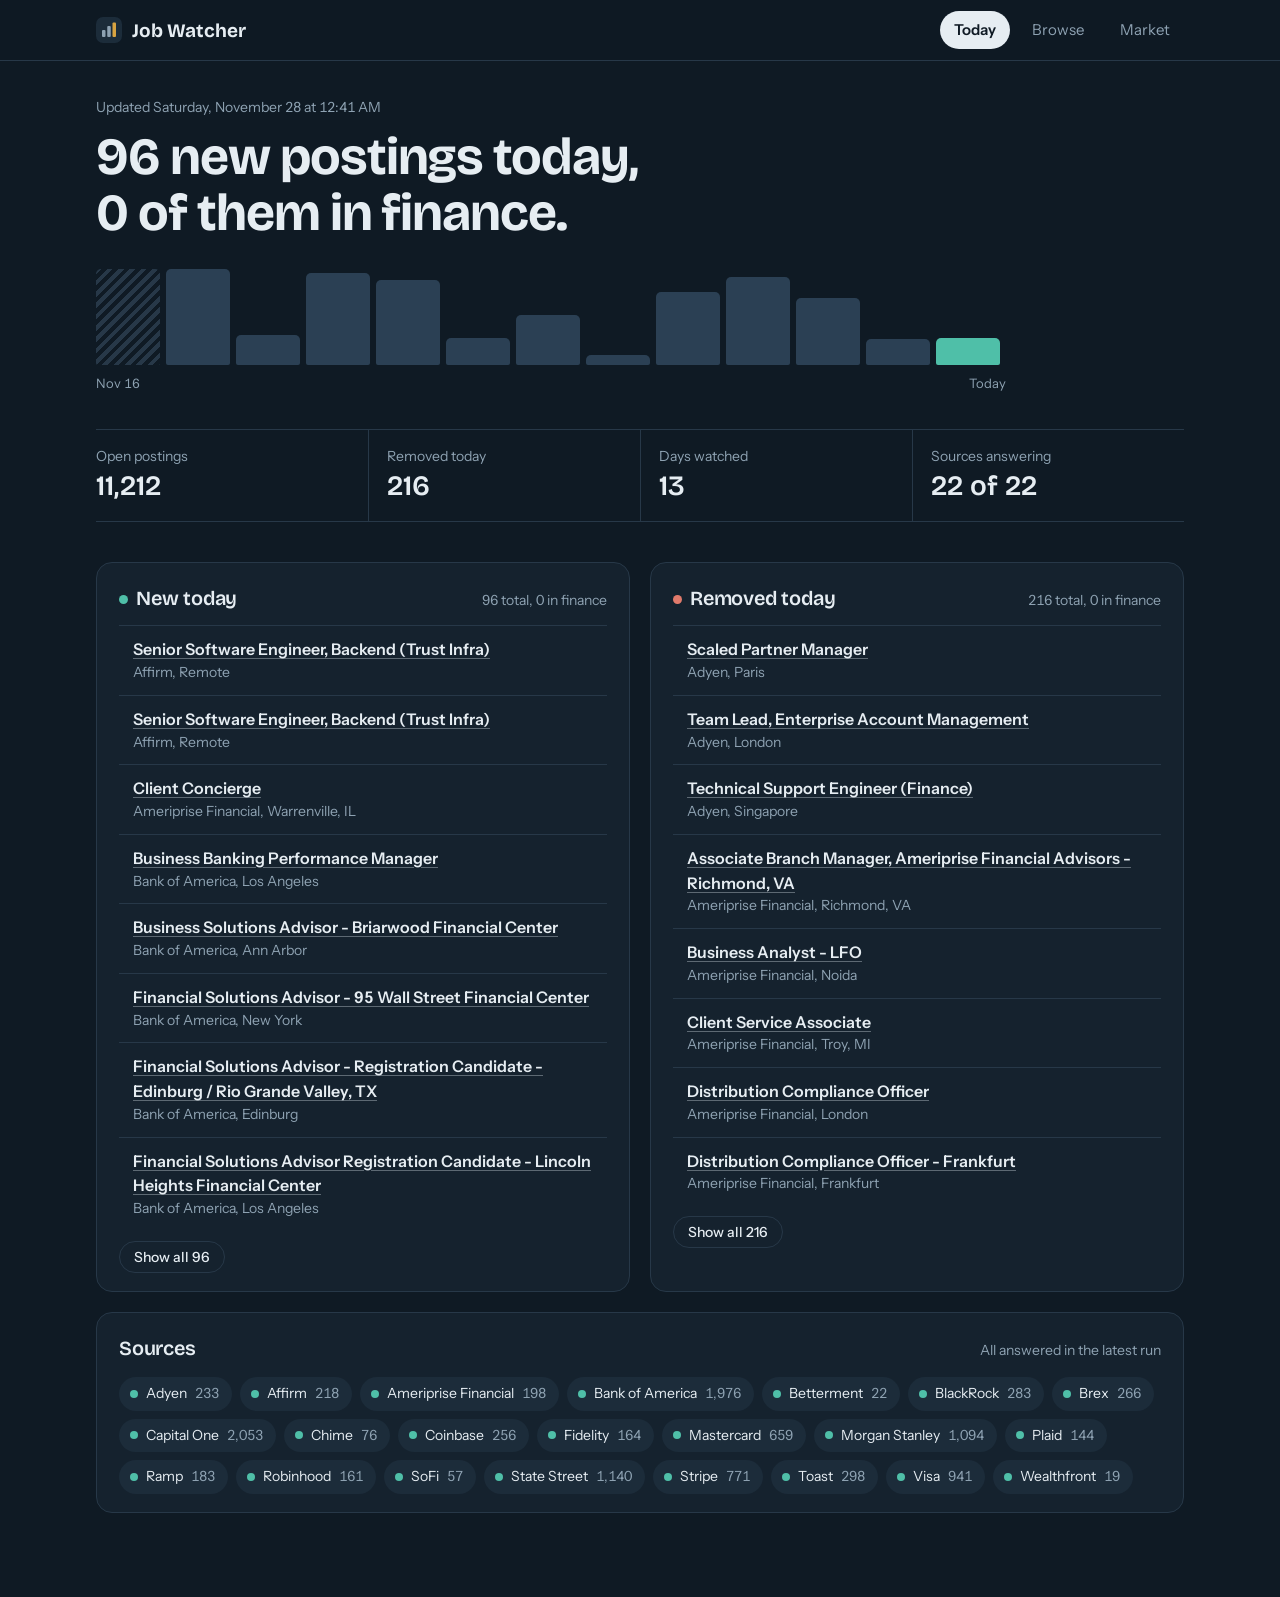
<file: index.html>
<!doctype html>
<html lang="en">
<head>
  <meta charset="utf-8">
  <meta name="viewport" content="width=device-width, initial-scale=1">
  <title>Job Watcher · Today</title>
  <meta name="theme-color" content="#0f1a24">
  <link rel="manifest" href="manifest.webmanifest">
  <link rel="icon" href="icons/icon-192.png">
  <link rel="apple-touch-icon" href="icons/icon-192.png">
  <link rel="preconnect" href="https://fonts.googleapis.com">
  <link rel="preconnect" href="https://fonts.gstatic.com" crossorigin>
  <link href="https://fonts.googleapis.com/css2?family=Bricolage+Grotesque:opsz,wght@12..96,600;12..96,700&family=Instrument+Sans:wght@400;500;600&display=swap" rel="stylesheet">
  <link rel="stylesheet" href="assets/style.css">
  <script src="assets/common.js"></script>
</head>
<body>
<main class="wrap">
  <div id="offline" class="banner">You're offline. This is the data from the last time the page loaded.</div>

  <section class="hero">
    <p class="stamp" id="runtime">Loading the latest run…</p>
    <h1 id="headline">&nbsp;</h1>
    <div class="strip" id="strip" aria-label="New postings each day"></div>
    <div class="strip-axis" id="strip-axis"></div>
    <dl class="facts">
      <div><dt>Open postings</dt><dd id="c-open">–</dd></div>
      <div><dt>Removed today</dt><dd id="c-removed">–</dd></div>
      <div><dt>Days watched</dt><dd id="c-days">–</dd></div>
      <div><dt>Sources answering</dt><dd id="c-src">–</dd></div>
    </dl>
  </section>

  <div class="grid2">
    <section class="panel">
      <div class="panel-head"><h2><span class="dot new"></span>New today</h2><span class="tally" id="new-tally"></span></div>
      <ul class="plist" id="new-list"></ul>
      <button class="more" id="new-more" type="button" hidden></button>
    </section>
    <section class="panel">
      <div class="panel-head"><h2><span class="dot gone"></span>Removed today</h2><span class="tally" id="removed-tally"></span></div>
      <ul class="plist" id="removed-list"></ul>
      <button class="more" id="removed-more" type="button" hidden></button>
    </section>
  </div>

  <section class="panel">
    <div class="panel-head"><h2>Sources</h2><span class="tally" id="src-summary"></span></div>
    <div class="chips" id="sources"></div>
  </section>
</main>

<script>
const SHORT = 8;

function sortRows(rows) {
  return rows.sort((a, b) => (b.in_role - a.in_role) || a.employer.localeCompare(b.employer) || a.title.localeCompare(b.title));
}

function itemHTML(r) {
  const place = r.location ? `<span>${esc(placeOf(r.location))}</span>` : "";
  return `<li class="${r.in_role ? "role" : ""}"><a href="${esc(r.url)}" target="_blank" rel="noopener">${esc(r.title)}</a>
    ${r.in_role ? '<span class="tag">Finance</span>' : ""}
    <div class="meta"><span>${esc(r.employer)}</span>${place}</div></li>`;
}

function fillList(listId, moreId, tallyId, rows, emptyText) {
  const list = document.getElementById(listId), more = document.getElementById(moreId);
  sortRows(rows);
  const role = rows.filter(r => r.in_role).length;
  document.getElementById(tallyId).textContent = rows.length ? `${fmtNum(rows.length)} total, ${fmtNum(role)} in finance` : "";
  if (!rows.length) { list.innerHTML = `<li class="empty">${emptyText}</li>`; return; }
  let open = false;
  const draw = () => {
    list.innerHTML = (open ? rows : rows.slice(0, SHORT)).map(itemHTML).join("");
    more.hidden = rows.length <= SHORT;
    more.textContent = open ? "Show fewer" : `Show all ${fmtNum(rows.length)}`;
  };
  more.onclick = () => { open = !open; draw(); };
  draw();
}

function drawStrip(history, start, runDay) {
  const days = dayRange(start, runDay).slice(-21);
  const show = days.length > 1;  // one bar alone says nothing; the strip appears from day two
  document.getElementById("strip").hidden = !show;
  document.getElementById("strip-axis").hidden = !show;
  if (!show) return;
  const counts = days.map(d => history.filter(r => r.first_seen === d && !r.first_run).length);
  const max = Math.max(1, ...counts);
  document.getElementById("strip").innerHTML = days.map((d, i) => {
    const base = d === start, today = d === runDay;
    const h = base ? 100 : Math.max(3, 100 * counts[i] / max);
    const tip = base ? `${d}: first day, everything already open was recorded` : `${d}: ${counts[i]} new`;
    return `<div class="bar${today ? " today" : ""}${base ? " base" : ""}" title="${tip}">
      <div class="fill" style="height:${h}%;--i:${i}"></div></div>`;
  }).join("");
  const axis = document.getElementById("strip-axis");
  axis.style.setProperty("--n", days.length);
  const nice = d => new Date(d + "T12:00:00Z").toLocaleDateString(undefined, { month: "short", day: "numeric", timeZone: "UTC" });
  axis.innerHTML = days.length > 1 ? `<span>${nice(days[0])}</span><span>Today</span>` : `<span>Today</span>`;
}

loadData().then(({ status, history, runDay }) => {
  const newRows = history.filter(r => r.first_seen === runDay && !r.first_run);
  const removedRows = history.filter(r => r.removed_date === runDay);
  const newRole = newRows.filter(r => r.in_role).length;
  const isFirstDay = status.first_run_date === runDay;

  document.getElementById("runtime").textContent = `Updated ${fmtTime(status.run_time)}`;
  document.getElementById("headline").textContent = isFirstDay
    ? `Watching ${fmtNum(status.open)} open postings, ${fmtNum(history.filter(r => r.in_role && r.status === "open").length)} of them in finance.`
    : newRows.length
      ? `${fmtNum(newRows.length)} new postings today, ${fmtNum(newRole)} of them in finance.`
      : "No new postings today.";

  drawStrip(history, status.first_run_date || runDay, runDay);
  const ok = status.sources.filter(s => s.ok).length;
  document.getElementById("c-open").textContent = fmtNum(status.open);
  document.getElementById("c-removed").textContent = fmtNum(status.removed_today);
  document.getElementById("c-days").textContent = fmtNum(status.days_with_success);
  document.getElementById("c-src").textContent = `${ok} of ${status.sources.length}`;

  fillList("new-list", "new-more", "new-tally", newRows,
    isFirstDay ? "Today is the first run, so every posting is the starting point. New postings show up from tomorrow." : "Nothing new since the last run.");
  fillList("removed-list", "removed-more", "removed-tally", removedRows, "Nothing was taken down since the last run.");

  const employers = {};
  history.forEach(r => { employers[r.source] = r.employer; });
  document.getElementById("src-summary").textContent = ok === status.sources.length
    ? "All answered in the latest run" : `${status.sources.length - ok} did not answer in the latest run`;
  document.getElementById("sources").innerHTML = [...status.sources]
    .sort((a, b) => (a.ok - b.ok) || (employers[a.name] || a.name).localeCompare(employers[b.name] || b.name))
    .map(s => `<span class="chip${s.ok ? "" : " fail"}" title="${esc(s.name)}"><span class="s"></span>${esc(employers[s.name] || s.name)}
      <span class="n">${s.ok ? fmtNum(s.count) : "failed"}</span></span>`).join("");
}).catch(showError);
</script>
</body>
</html>
</file>
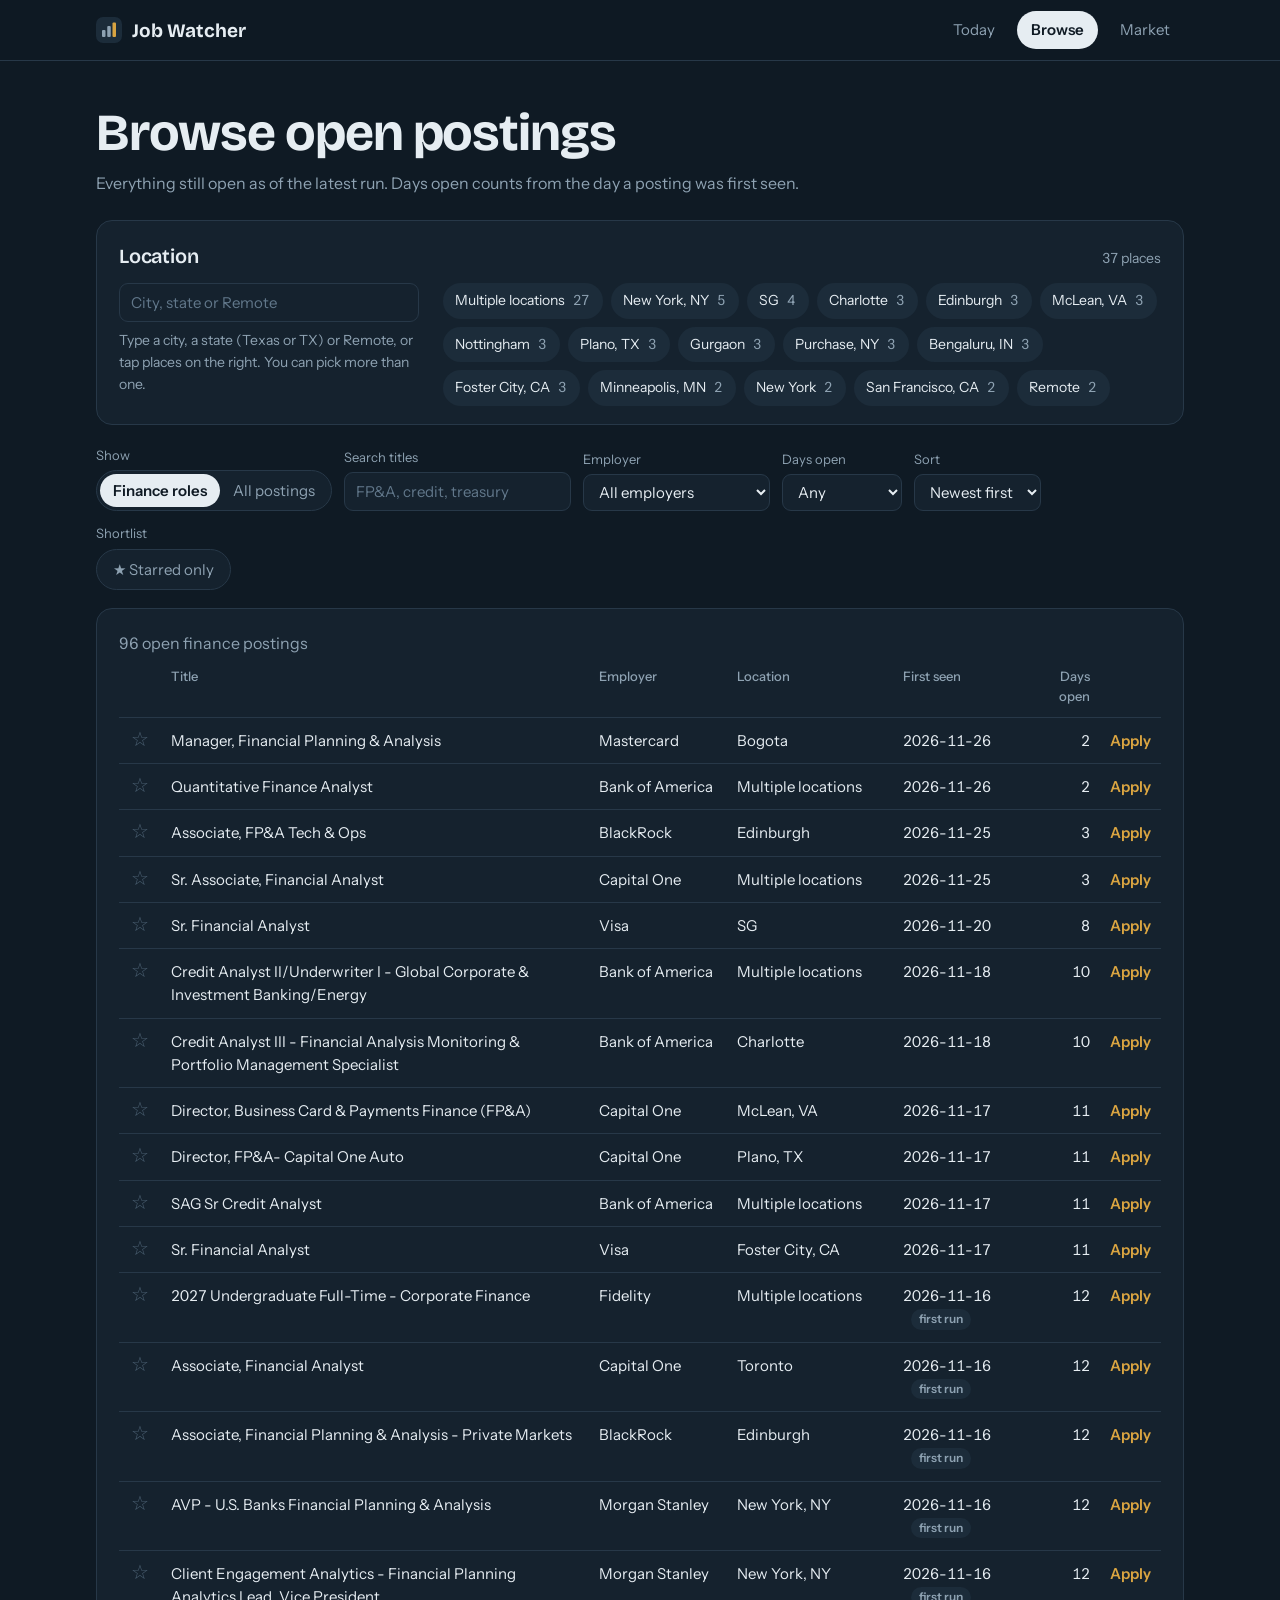
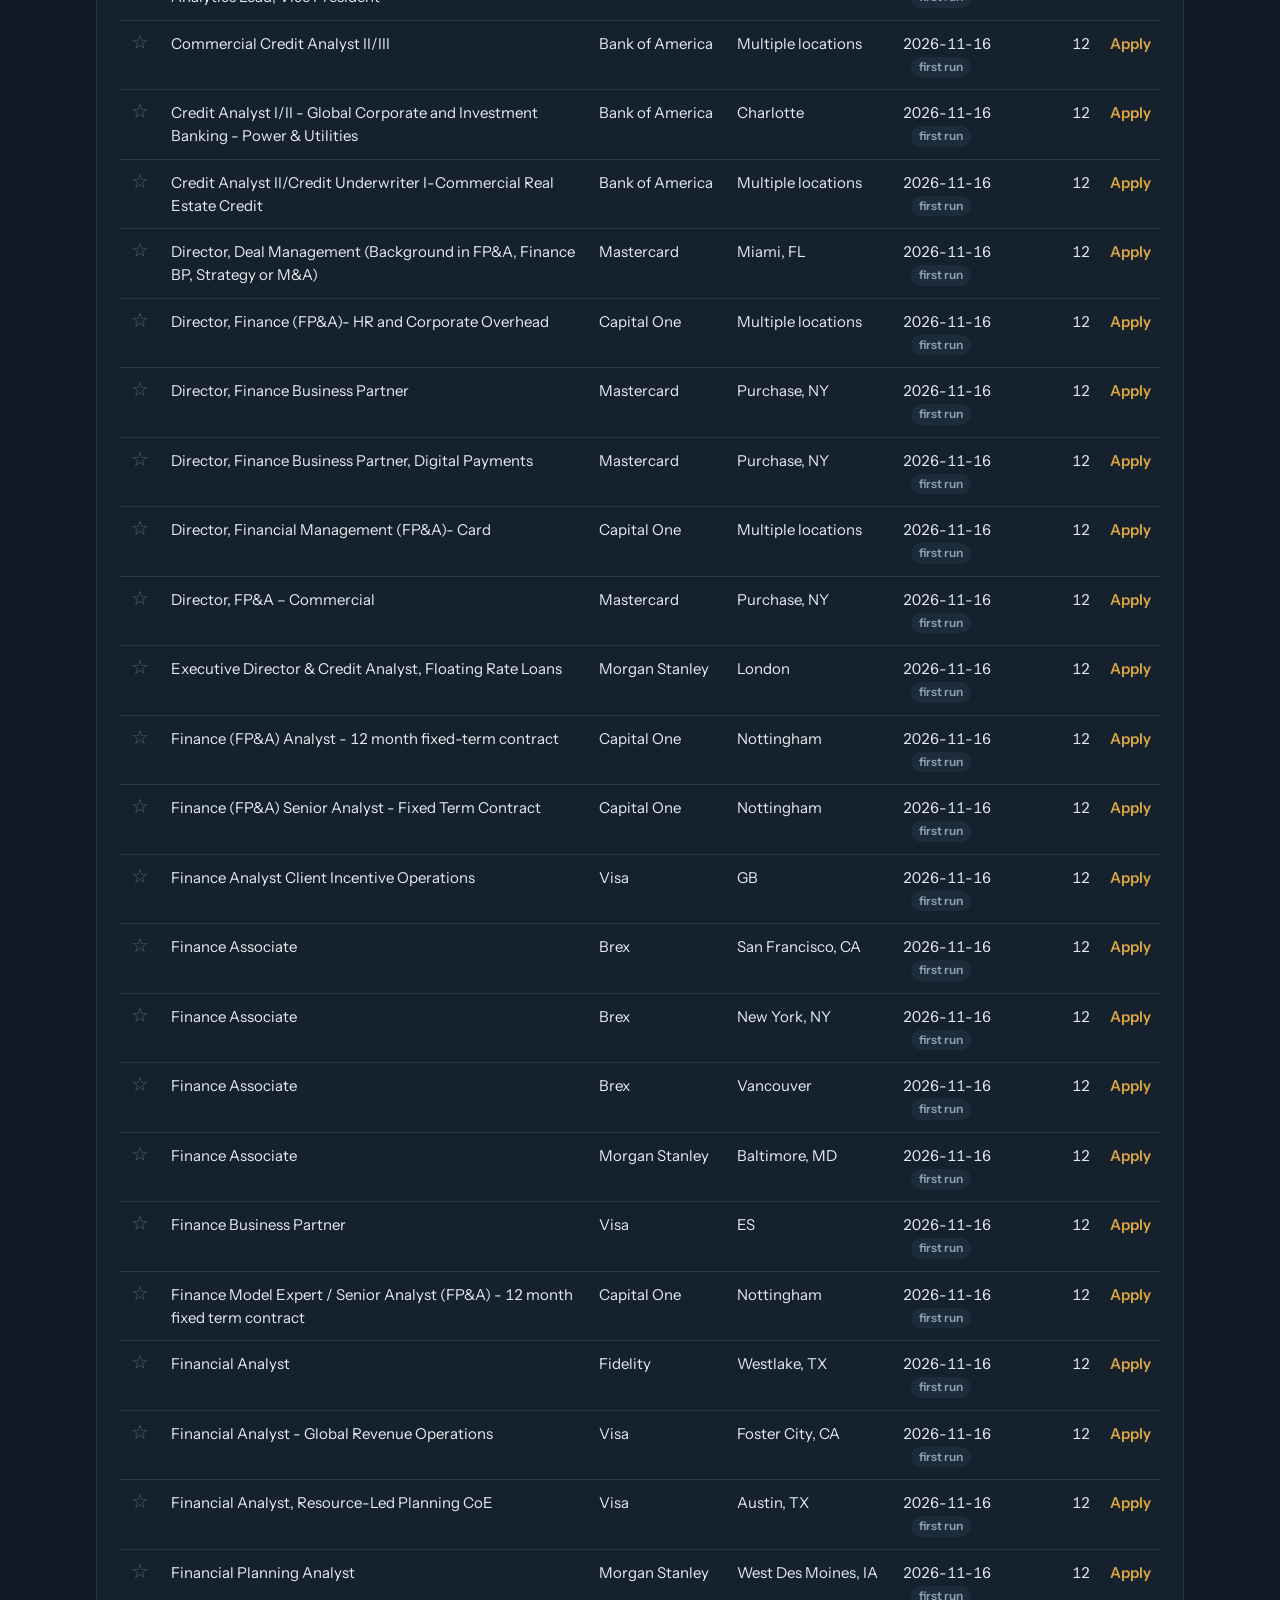
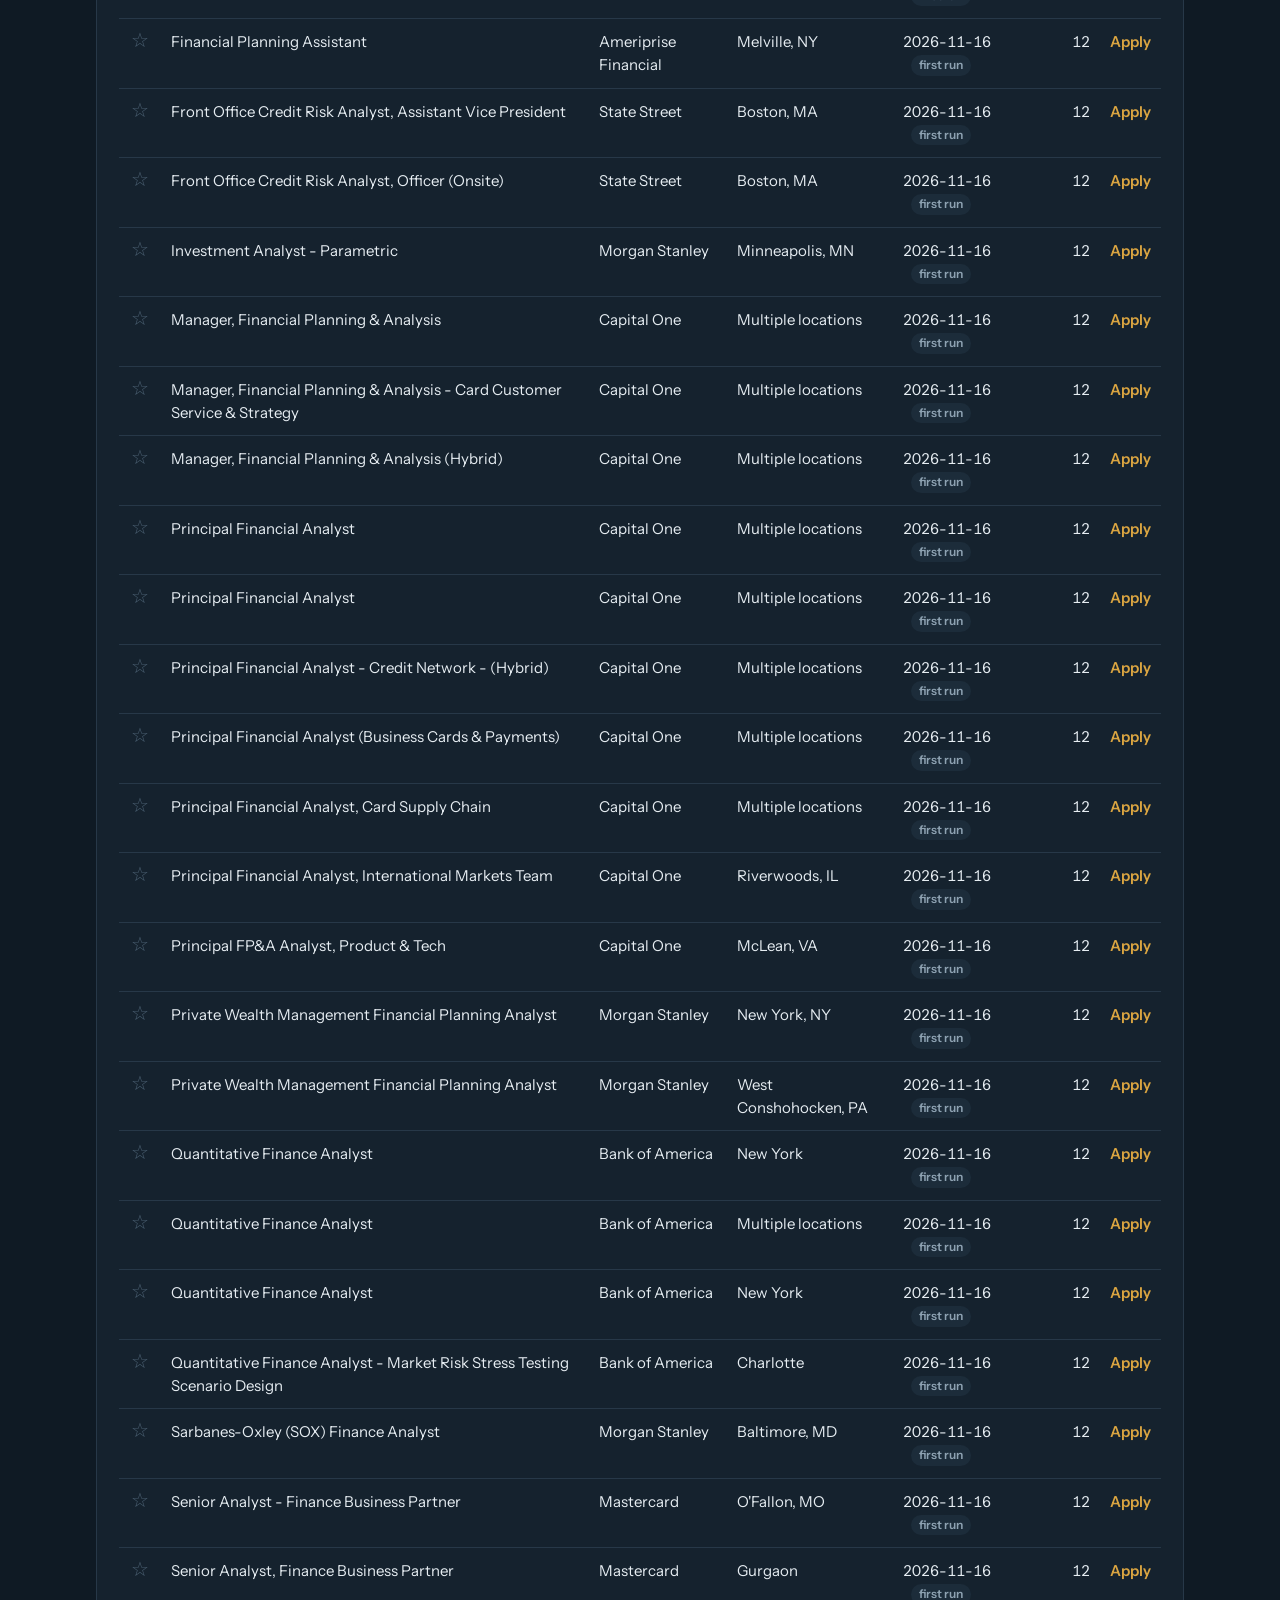
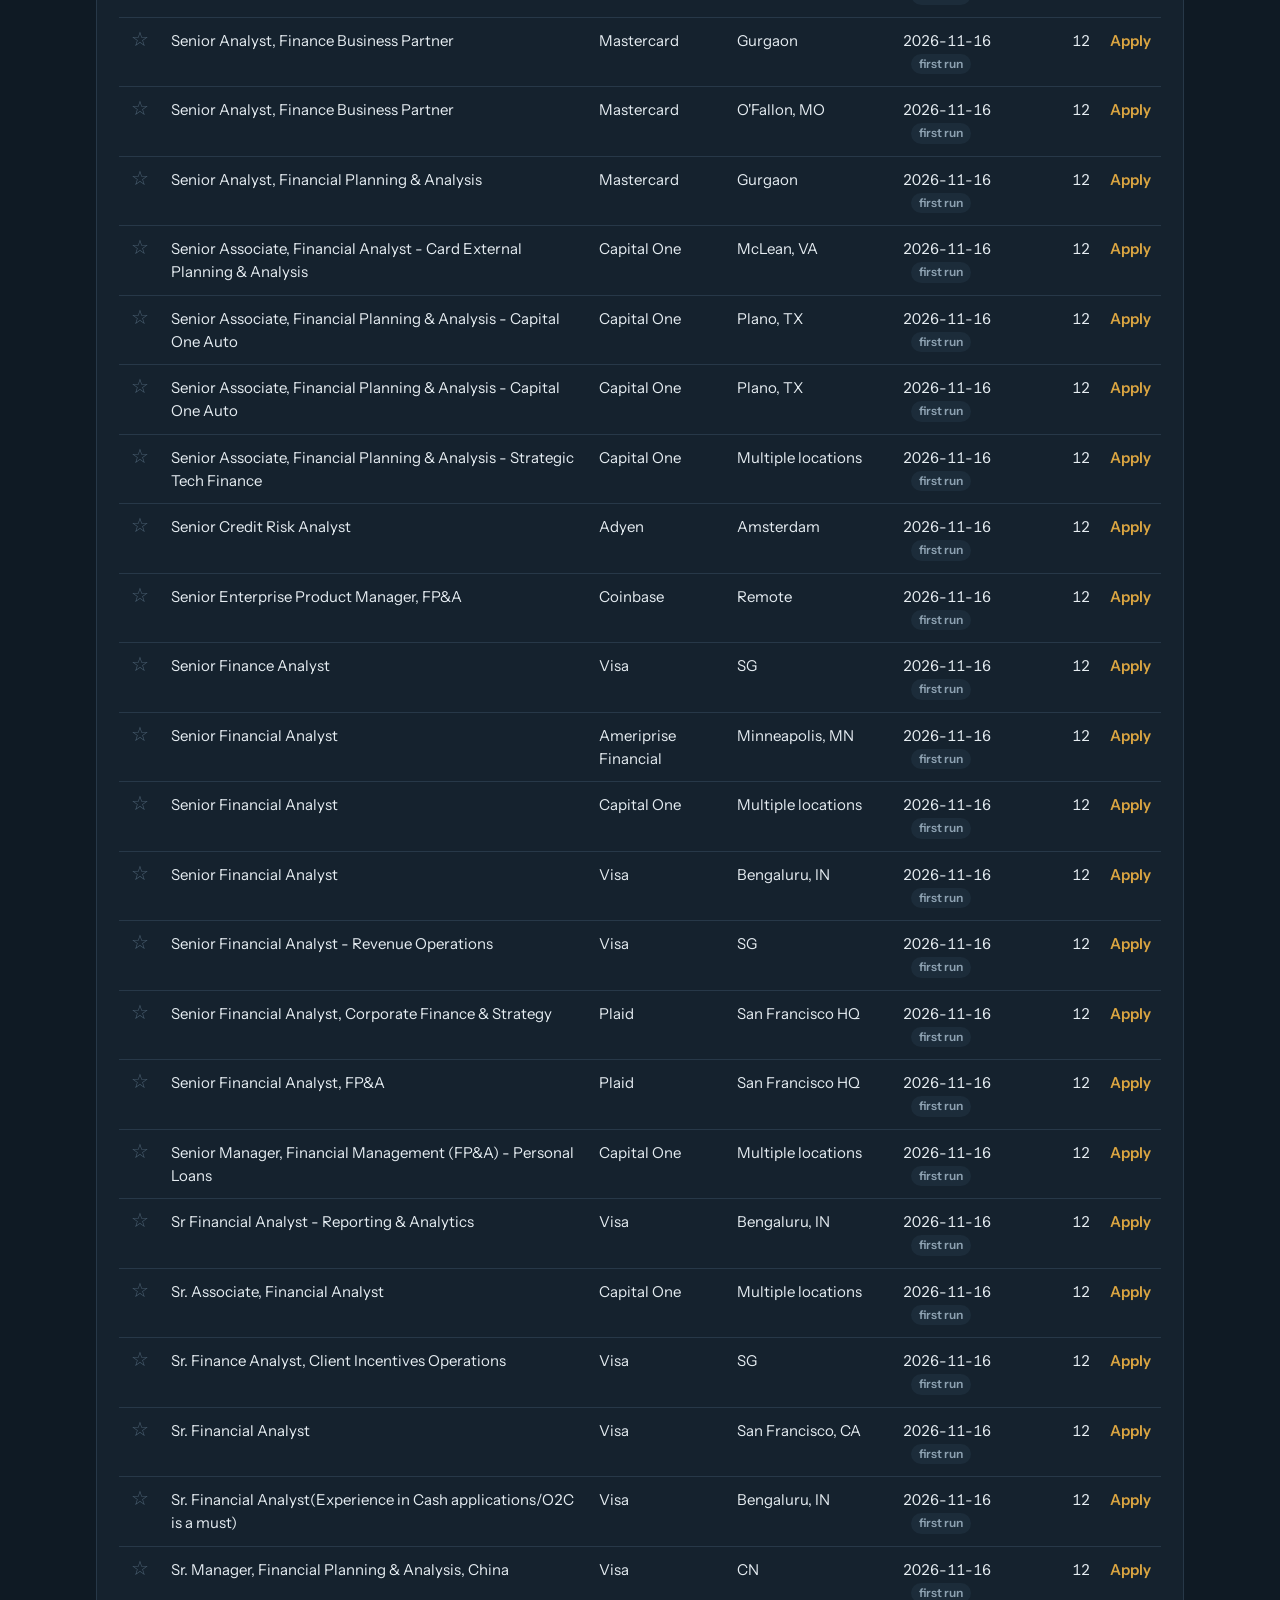
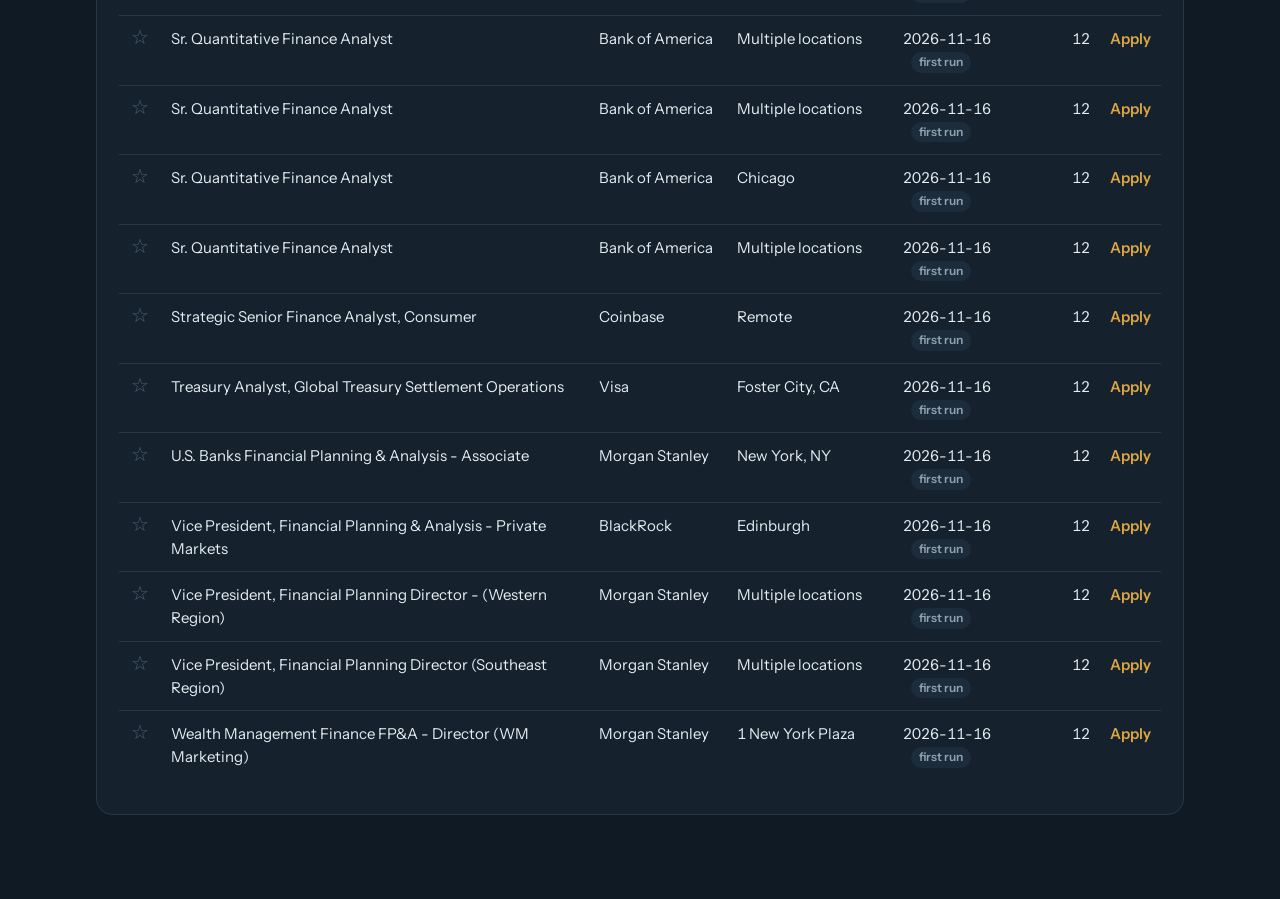
<file: browse.html>
<!doctype html>
<html lang="en">
<head>
  <meta charset="utf-8">
  <meta name="viewport" content="width=device-width, initial-scale=1">
  <title>Job Watcher · Browse</title>
  <meta name="theme-color" content="#0f1a24">
  <link rel="manifest" href="manifest.webmanifest">
  <link rel="icon" href="icons/icon-192.png">
  <link rel="apple-touch-icon" href="icons/icon-192.png">
  <link rel="preconnect" href="https://fonts.googleapis.com">
  <link rel="preconnect" href="https://fonts.gstatic.com" crossorigin>
  <link href="https://fonts.googleapis.com/css2?family=Bricolage+Grotesque:opsz,wght@12..96,600;12..96,700&family=Instrument+Sans:wght@400;500;600&display=swap" rel="stylesheet">
  <link rel="stylesheet" href="assets/style.css">
  <script src="assets/common.js"></script>
  <style>
    .where { display: grid; grid-template-columns: minmax(220px, 300px) 1fr; gap: 18px 24px; align-items: start; }
    .where input { width: 100%; }
    .where .chips { margin-top: 0; }
    .where .chip { border: 1px solid transparent; cursor: pointer; color: var(--ink); font: inherit; font-size: 14px; }
    .where .chip:hover { border-color: var(--muted); }
    .where .chip.on { background: var(--ink); color: var(--bg); }
    .where .chip.on .n { color: var(--bg); opacity: .65; }
    .where .hint { color: var(--muted); font-size: 14px; margin: 8px 0 0; }
    .where .clear { background: none; border: 0; color: var(--brass); padding: 0; font-size: 14px; margin-top: 8px; }
    @media (max-width: 720px) { .where { grid-template-columns: 1fr; } }
  </style>
</head>
<body>
<main class="wrap">
  <div id="offline" class="banner">You're offline. This is the data from the last time the page loaded.</div>
  <h1>Browse open postings</h1>
  <p class="sub" id="asof">Loading…</p>

  <section class="panel">
    <div class="panel-head"><h2>Location</h2><span class="tally" id="loc-tally"></span></div>
    <div class="where">
      <div>
        <label for="loc-q" class="sr-only" style="position:absolute;left:-9999px">City, state or Remote</label>
        <input id="loc-q" type="search" placeholder="City, state or Remote" autocomplete="off">
        <p class="hint">Type a city, a state (Texas or TX) or Remote, or tap places on the right. You can pick more than one.</p>
        <button class="clear" id="loc-clear" type="button" hidden>Clear location filter</button>
      </div>
      <div class="chips" id="loc-chips"></div>
    </div>
  </section>

  <div class="controls">
    <label>Show
      <span class="toggle">
        <button id="t-role" class="on" type="button">Finance roles</button>
        <button id="t-all" type="button">All postings</button>
      </span>
    </label>
    <label>Search titles <input id="q" type="search" placeholder="FP&amp;A, credit, treasury"></label>
    <label>Employer <select id="employer"><option value="">All employers</option></select></label>
    <label>Days open
      <select id="days">
        <option value="">Any</option>
        <option value="0-7">0–7 days</option>
        <option value="8-30">8–30 days</option>
        <option value="31-99999">31 or more</option>
      </select>
    </label>
    <label>Sort
      <select id="sort">
        <option value="desc">Newest first</option>
        <option value="asc">Oldest first</option>
      </select>
    </label>
    <label>Shortlist
      <span class="toggle"><button id="t-star" type="button">★ Starred only</button></span>
    </label>
  </div>

  <section class="panel">
    <p class="count" id="count"></p>
    <table>
      <thead><tr><th></th><th>Title</th><th class="hide-sm">Employer</th><th>Location</th><th class="hide-sm">First seen</th><th class="num">Days open</th><th></th></tr></thead>
      <tbody id="rows"></tbody>
    </table>
    <p><button class="more" id="more" type="button" hidden>Show more</button></p>
  </section>
</main>

<script>
const STAR_KEY = "jobwatcher-shortlist";
const PAGE = 200;
const CHIP_COUNT = 16;
let data = [], runDay = "", shown = PAGE;
const state = { role: true, starredOnly: false, places: new Set() };

function getStars() {
  try { return new Set(JSON.parse(localStorage.getItem(STAR_KEY) || "[]")); } catch { return new Set(); }
}
function saveStars(set) {
  try { localStorage.setItem(STAR_KEY, JSON.stringify([...set])); } catch { /* storage blocked */ }
}
let stars = getStars();

function fillSelect(id, values) {
  const sel = document.getElementById(id);
  values.forEach(v => sel.insertAdjacentHTML("beforeend", `<option value="${esc(v)}">${esc(v)}</option>`));
}

function matchesLocation(r) {
  const q = document.getElementById("loc-q").value.trim().toLowerCase();
  if (state.places.size && !state.places.has(r.place)) return false;
  if (!q) return true;
  const qState = US_STATES[q.toUpperCase()];
  return r.place.toLowerCase().includes(q) || r.location.toLowerCase().includes(q) ||
    (r.state && (r.state.toLowerCase().includes(q) || (qState && r.state === qState)));
}

function baseFiltered() {
  const q = document.getElementById("q").value.trim().toLowerCase();
  const emp = document.getElementById("employer").value;
  const days = document.getElementById("days").value;
  const [dmin, dmax] = days ? days.split("-").map(Number) : [null, null];
  return data.filter(r =>
    (!state.role || r.in_role) &&
    (!state.starredOnly || stars.has(r.posting_id)) &&
    (!q || r.title.toLowerCase().includes(q)) &&
    (!emp || r.employer === emp) &&
    (dmin === null || (r.days >= dmin && r.days <= dmax)));
}

function renderChips(rows) {
  const counts = {};
  rows.forEach(r => { counts[r.place] = (counts[r.place] || 0) + 1; });
  let top = Object.entries(counts).filter(([p]) => p !== "Not given").sort((a, b) => b[1] - a[1]).slice(0, CHIP_COUNT);
  state.places.forEach(p => { if (!top.some(t => t[0] === p)) top.push([p, counts[p] || 0]); });
  document.getElementById("loc-chips").innerHTML = top.map(([p, n]) =>
    `<button type="button" class="chip${state.places.has(p) ? " on" : ""}" data-place="${esc(p)}" aria-pressed="${state.places.has(p)}">
      ${esc(p)} <span class="n">${fmtNum(n)}</span></button>`).join("") || '<span class="empty">No locations to show.</span>';
  document.getElementById("loc-tally").textContent = `${fmtNum(Object.keys(counts).length)} places`;
  const active = state.places.size || document.getElementById("loc-q").value.trim();
  document.getElementById("loc-clear").hidden = !active;
}

function render() {
  const base = baseFiltered();
  renderChips(base);
  const dir = document.getElementById("sort").value === "asc" ? 1 : -1;
  const rows = base.filter(matchesLocation)
    .sort((a, b) => dir * a.first_seen.localeCompare(b.first_seen) || a.title.localeCompare(b.title));
  const where = state.places.size ? ` in ${[...state.places].join(", ")}` : "";
  document.getElementById("count").textContent =
    `${fmtNum(rows.length)} open ${state.role ? "finance " : ""}posting${rows.length === 1 ? "" : "s"}${where}`;
  document.getElementById("rows").innerHTML = rows.slice(0, shown).map(r => `<tr>
    <td><button class="star${stars.has(r.posting_id) ? " on" : ""}" data-id="${esc(r.posting_id)}"
      aria-label="${stars.has(r.posting_id) ? "Remove from" : "Save to"} shortlist">${stars.has(r.posting_id) ? "★" : "☆"}</button></td>
    <td>${esc(r.title)}${r.in_role && !state.role ? '<span class="pill">Finance</span>' : ""}</td>
    <td class="hide-sm">${esc(r.employer)}</td>
    <td title="${esc(r.location)}">${esc(r.place)}</td>
    <td class="hide-sm">${r.first_seen}${r.first_run ? ' <span class="pill quiet" title="Already open when watching began">first run</span>' : ""}</td>
    <td class="num">${r.days}</td>
    <td><a class="apply" href="${esc(r.url)}" target="_blank" rel="noopener">Apply</a></td></tr>`).join("")
    || `<tr><td colspan="7" class="empty">No postings match. Try clearing the location or search.</td></tr>`;
  document.getElementById("more").hidden = rows.length <= shown;
}

function rerender() { shown = PAGE; render(); }
function setRole(on) {
  state.role = on;
  document.getElementById("t-role").classList.toggle("on", on);
  document.getElementById("t-all").classList.toggle("on", !on);
  rerender();
}

document.getElementById("t-role").onclick = () => setRole(true);
document.getElementById("t-all").onclick = () => setRole(false);
document.getElementById("t-star").onclick = e => {
  state.starredOnly = !state.starredOnly;
  e.currentTarget.classList.toggle("on", state.starredOnly);
  rerender();
};
["q", "employer", "days", "sort", "loc-q"].forEach(id => document.getElementById(id).addEventListener("input", rerender));
document.getElementById("loc-chips").addEventListener("click", e => {
  const chip = e.target.closest(".chip");
  if (!chip) return;
  const p = chip.dataset.place;
  state.places.has(p) ? state.places.delete(p) : state.places.add(p);
  rerender();
});
document.getElementById("loc-clear").onclick = () => {
  state.places.clear(); document.getElementById("loc-q").value = ""; rerender();
};
document.getElementById("more").onclick = () => { shown += PAGE; render(); };
document.getElementById("rows").addEventListener("click", e => {
  const btn = e.target.closest(".star");
  if (!btn) return;
  const id = btn.dataset.id;
  stars.has(id) ? stars.delete(id) : stars.add(id);
  saveStars(stars); render();
});

loadData().then(d => {
  runDay = d.runDay;
  data = d.history.filter(r => r.status === "open").map(r => {
    const place = placeOf(r.location);
    return { ...r, place, state: stateOf(place), days: dayDiff(runDay, r.first_seen) };
  });
  document.getElementById("asof").textContent =
    `Everything still open as of the latest run. Days open counts from the day a posting was first seen.`;
  fillSelect("employer", [...new Set(data.map(r => r.employer))].sort());
  render();
}).catch(showError);
</script>
</body>
</html>
</file>
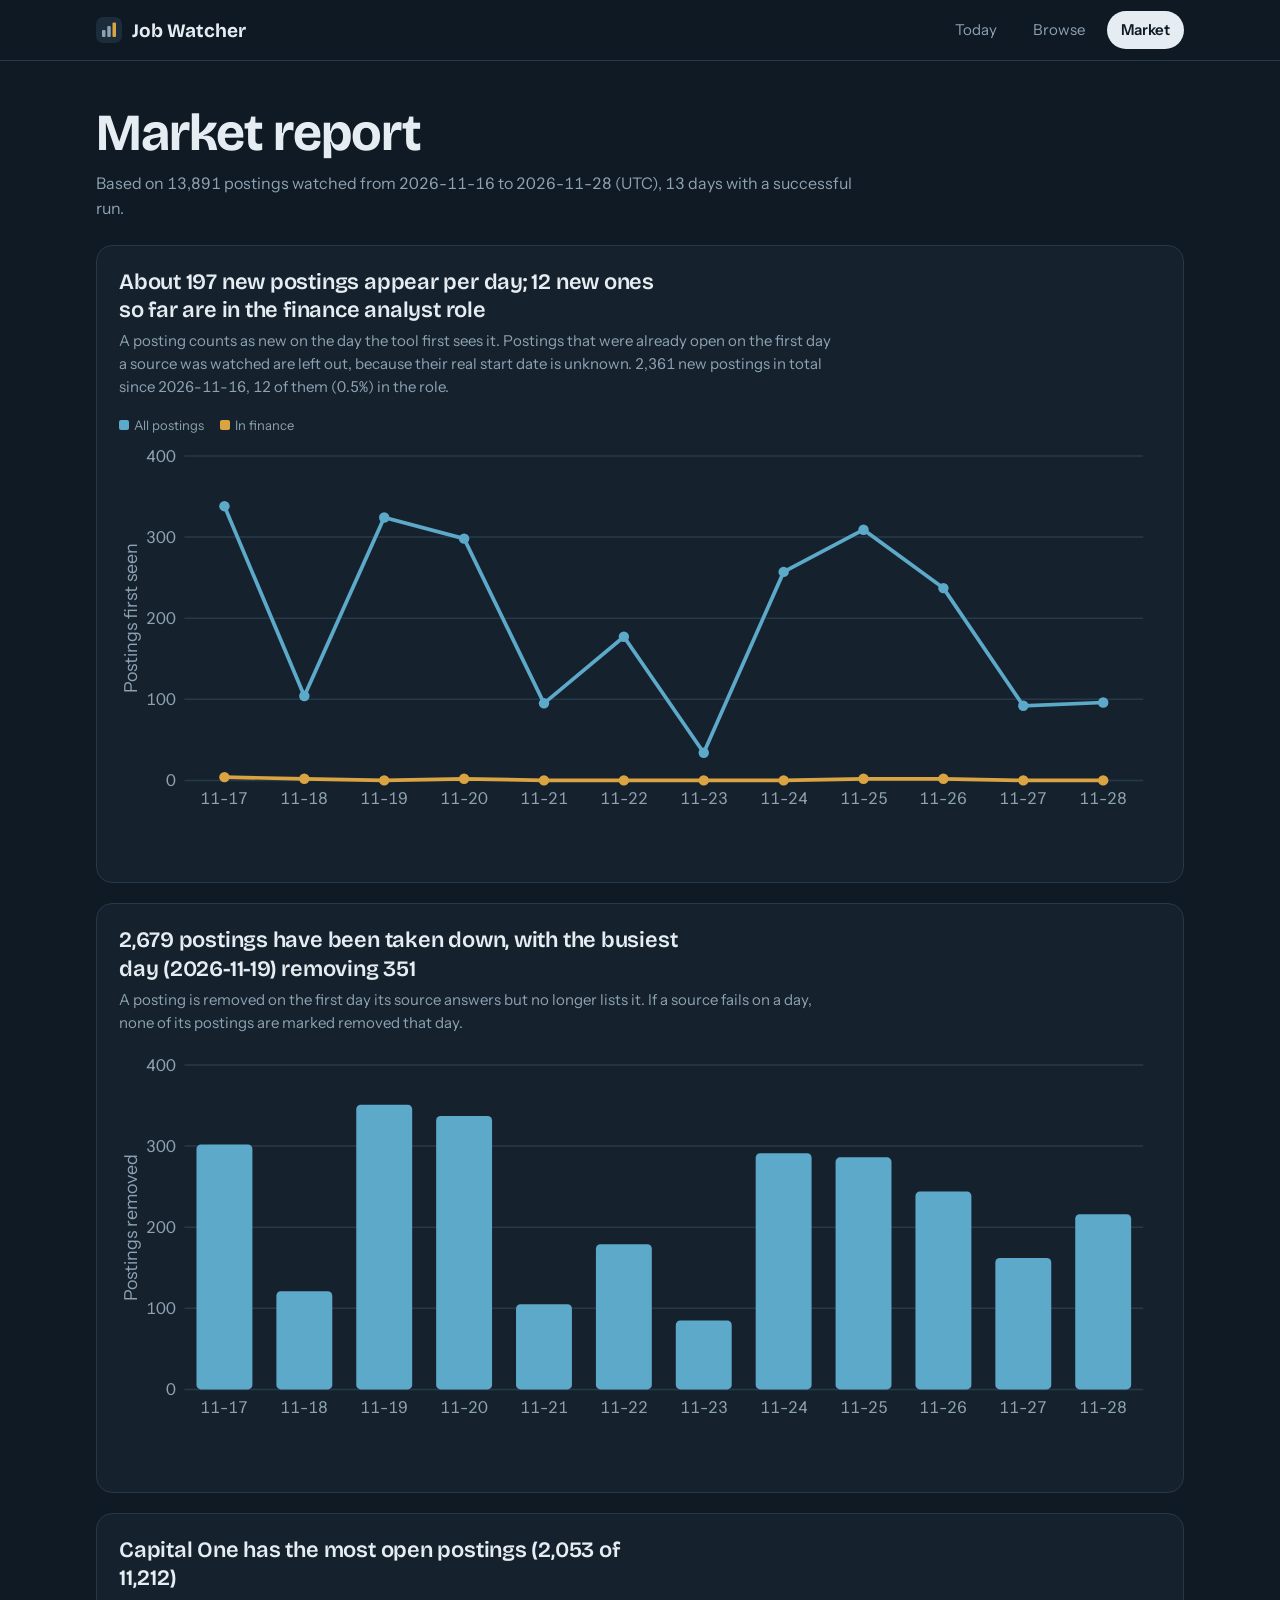
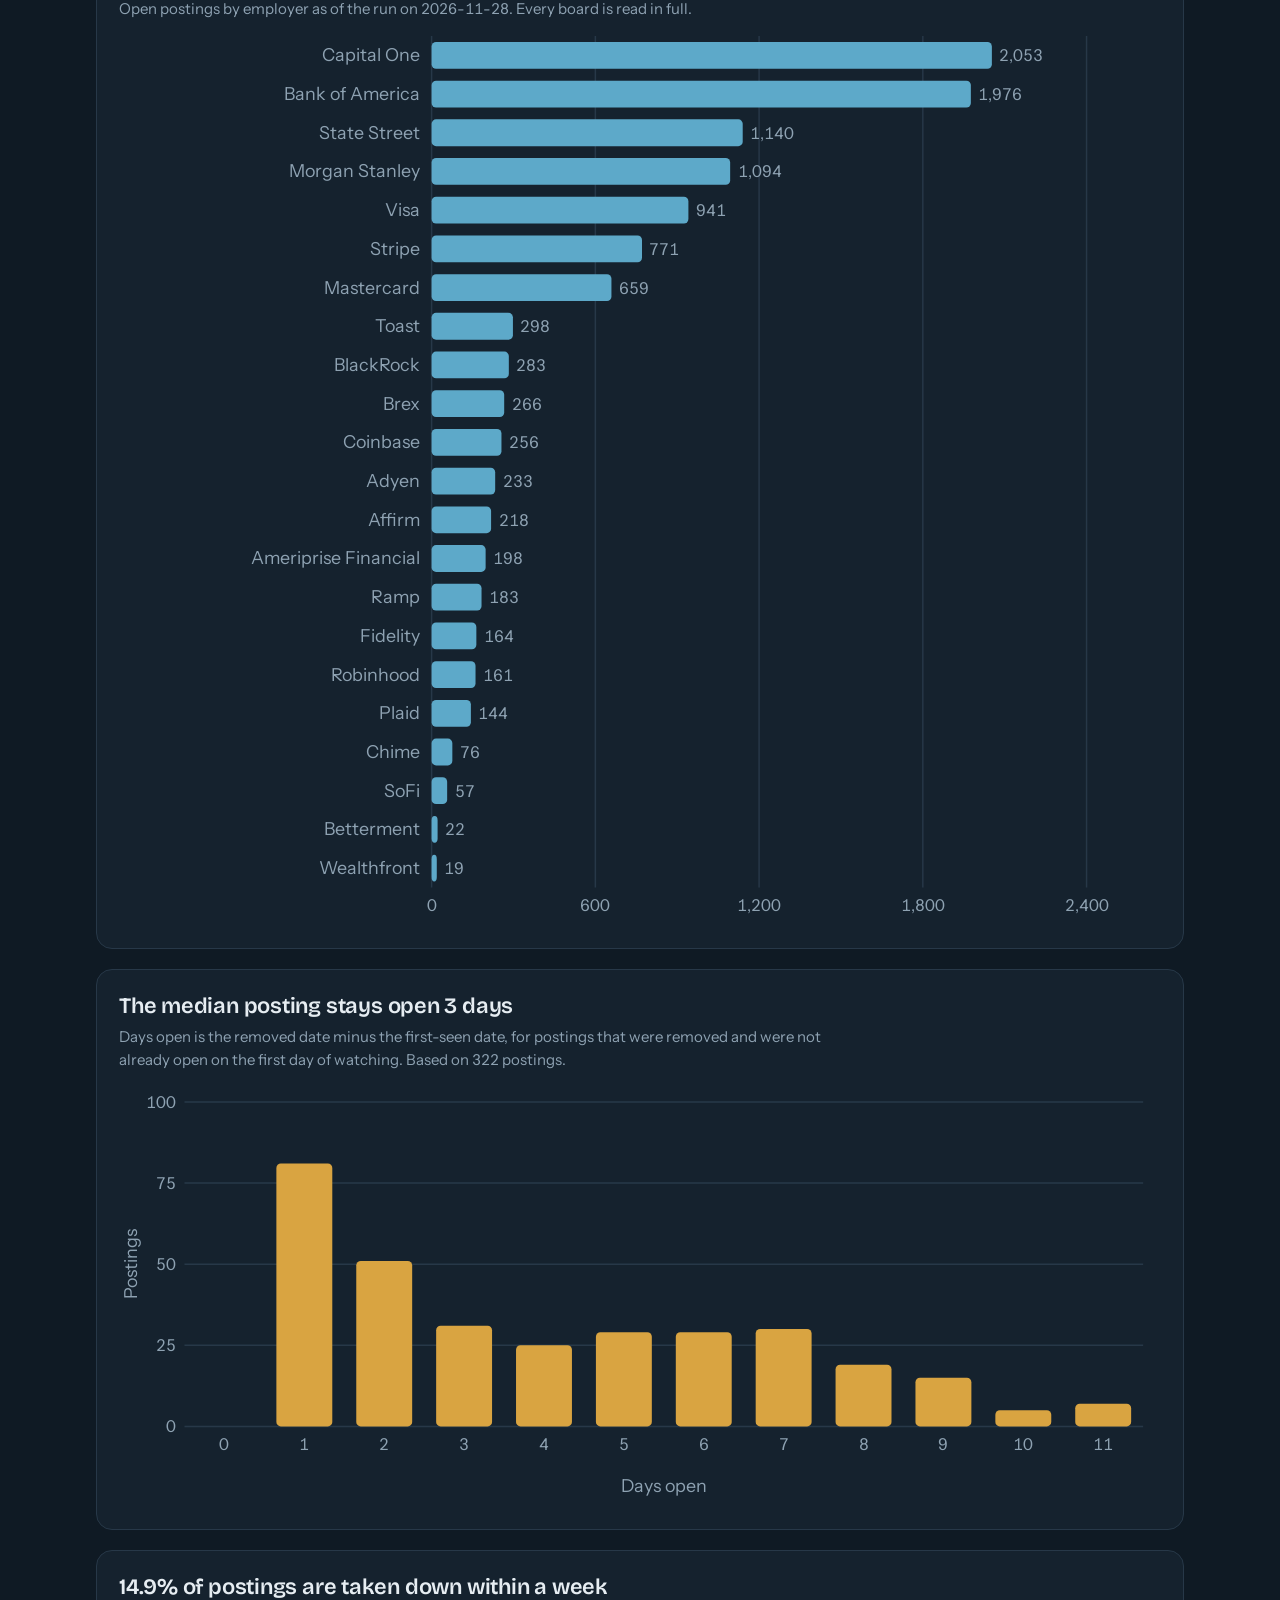
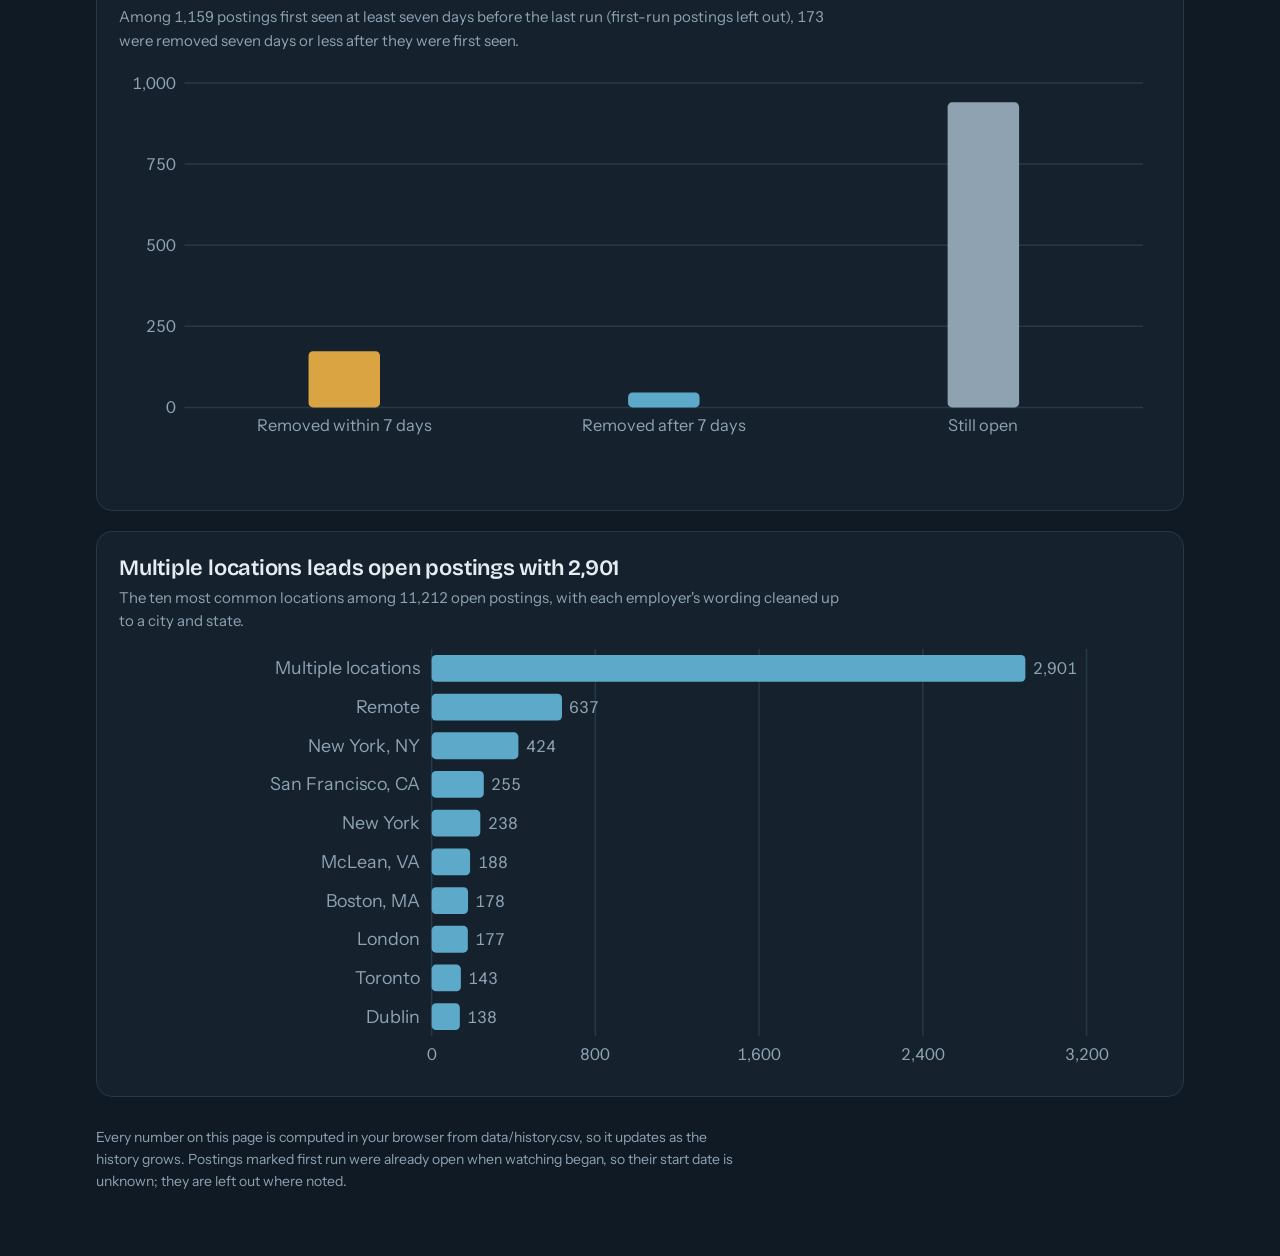
<file: market.html>
<!doctype html>
<html lang="en">
<head>
  <meta charset="utf-8">
  <meta name="viewport" content="width=device-width, initial-scale=1">
  <title>Job Watcher · Market</title>
  <meta name="theme-color" content="#0f1a24">
  <link rel="manifest" href="manifest.webmanifest">
  <link rel="icon" href="icons/icon-192.png">
  <link rel="apple-touch-icon" href="icons/icon-192.png">
  <link rel="preconnect" href="https://fonts.googleapis.com">
  <link rel="preconnect" href="https://fonts.gstatic.com" crossorigin>
  <link href="https://fonts.googleapis.com/css2?family=Bricolage+Grotesque:opsz,wght@12..96,600;12..96,700&family=Instrument+Sans:wght@400;500;600&display=swap" rel="stylesheet">
  <link rel="stylesheet" href="assets/style.css">
  <script src="assets/common.js"></script>
  <script src="assets/charts.js"></script>
</head>
<body>
<main class="wrap">
  <div id="offline" class="banner">You're offline. This is the data from the last time the page loaded.</div>
  <h1>Market report</h1>
  <p class="sub" id="asof">Loading…</p>

  <section class="panel finding"><h2 id="h1">New postings per day</h2><p id="p1"></p><div class="chart" id="ch1"></div></section>
  <section class="panel finding"><h2 id="h2">Removed postings per day</h2><p id="p2"></p><div class="chart" id="ch2"></div></section>
  <section class="panel finding"><h2 id="h3">Open postings per employer</h2><p id="p3"></p><div class="chart" id="ch3"></div></section>
  <section class="panel finding"><h2 id="h4">Days open</h2><p id="p4"></p><div class="chart" id="ch4"></div></section>
  <section class="panel finding"><h2 id="h5">Share removed within seven days</h2><p id="p5"></p><div class="chart" id="ch5"></div></section>
  <section class="panel finding"><h2 id="h6">Top locations among open postings</h2><p id="p6"></p><div class="chart" id="ch6"></div></section>

  <footer>Every number on this page is computed in your browser from data/history.csv, so it updates as the history grows.
    Postings marked first run were already open when watching began, so their start date is unknown; they are left out where noted.</footer>
</main>

<script>
const set = (id, text) => { document.getElementById(id).textContent = text; };
const pct = x => (100 * x).toFixed(1) + "%";
const plural = (n, w) => `${fmtNum(n)} ${w}${n === 1 ? "" : "s"}`;

function chart(id, type, labels, datasets, opts = {}) {
  drawChart(document.getElementById(id), {
    type: opts.horizontal ? "hbar" : type, labels, x: opts.x, y: opts.y,
    series: datasets.map(d => ({ label: d.label, data: d.data, color: d.backgroundColor || d.borderColor })),
  });
}

loadData().then(({ status, history, runDay }) => {
  const brand = cssVar("--brand"), accent = cssVar("--accent");
  const start = status.first_run_date || runDay;
  const days = dayRange(start, runDay);
  set("asof", `Based on ${plural(history.length, "posting")} watched from ${start} to ${runDay} (UTC), ` +
              `${plural(status.days_with_success, "day")} with a successful run.`);
  const notFirstRun = history.filter(r => !r.first_run);
  // The first day only records the starting point, so the day-by-day charts begin on day two.
  const chartDays = days.length > 1 ? days.slice(1) : days;

  // 1. New postings per day (first run left out), all and in role
  const newAll = chartDays.map(d => notFirstRun.filter(r => r.first_seen === d).length);
  const newRole = chartDays.map(d => notFirstRun.filter(r => r.first_seen === d && r.in_role).length);
  const totNew = newAll.reduce((a, b) => a + b, 0), totRole = newRole.reduce((a, b) => a + b, 0);
  const watchDays = days.length > 1 ? chartDays.length : 0;
  if (watchDays && totNew) {
    set("h1", `About ${Math.round(totNew / watchDays)} new postings appear per day; ${fmtNum(totRole)} new ones so far are in the finance analyst role`);
  } else set("h1", "New postings per day: not enough history yet");
  set("p1", `A posting counts as new on the day the tool first sees it. Postings that were already open on the first day ` +
            `a source was watched are left out, because their real start date is unknown. ` +
            `${fmtNum(totNew)} new postings in total since ${start}, ${fmtNum(totRole)} of them (${totNew ? pct(totRole / totNew) : "0%"}) in the role.`);
  chart("ch1", "line", chartDays, [
    { label: "All postings", data: newAll, borderColor: brand, backgroundColor: brand, tension: .2 },
    { label: "In finance", data: newRole, borderColor: accent, backgroundColor: accent, tension: .2 },
  ], { y: "Postings first seen" });

  // 2. Removed postings per day
  const removed = history.filter(r => r.removed_date);
  const remDay = chartDays.map(d => removed.filter(r => r.removed_date === d).length);
  const peak = Math.max(0, ...remDay);
  set("h2", removed.length
    ? `${fmtNum(removed.length)} postings have been taken down, with the busiest day (${chartDays[remDay.indexOf(peak)]}) removing ${fmtNum(peak)}`
    : "No postings have been removed yet");
  set("p2", "A posting is removed on the first day its source answers but no longer lists it. " +
            "If a source fails on a day, none of its postings are marked removed that day.");
  chart("ch2", "bar", chartDays, [{ label: "Removed", data: remDay, backgroundColor: brand }], { y: "Postings removed" });

  // 3. Open postings per employer as of the last run
  const open = history.filter(r => r.status === "open");
  const byEmp = {};
  open.forEach(r => { byEmp[r.employer] = (byEmp[r.employer] || 0) + 1; });
  const emp = Object.entries(byEmp).sort((a, b) => b[1] - a[1]);
  set("h3", emp.length ? `${emp[0][0]} has the most open postings (${fmtNum(emp[0][1])} of ${fmtNum(open.length)})` : "No open postings");
  set("p3", `Open postings by employer as of the run on ${runDay}. Every board is read in full.`);
  chart("ch3", "bar", emp.map(e => e[0]), [{ label: "Open postings", data: emp.map(e => e[1]), backgroundColor: brand }], { horizontal: true });

  // 4. Days open: removed, non-first-run postings, removed date minus first-seen date
  const durations = notFirstRun.filter(r => r.removed_date).map(r => dayDiff(r.removed_date, r.first_seen));
  const med = median(durations);
  set("h4", med === null ? "Days open: no completed postings yet" : `The median posting stays open ${med} day${med === 1 ? "" : "s"}`);
  set("p4", `Days open is the removed date minus the first-seen date, for postings that were removed and were not already ` +
            `open on the first day of watching. Based on ${plural(durations.length, "posting")}.`);
  const maxD = Math.max(0, ...durations);
  const buckets = Array.from({ length: maxD + 1 }, (_, i) => durations.filter(d => d === i).length);
  chart("ch4", "bar", buckets.map((_, i) => String(i)), [{ label: "Postings", data: buckets, backgroundColor: accent }],
        { x: "Days open", y: "Postings" });

  // 5. Share removed within seven days (first seen at least seven days before the last run)
  const eligible = notFirstRun.filter(r => dayDiff(runDay, r.first_seen) >= 7);
  const quick = eligible.filter(r => r.removed_date && dayDiff(r.removed_date, r.first_seen) <= 7).length;
  const later = eligible.filter(r => r.removed_date && dayDiff(r.removed_date, r.first_seen) > 7).length;
  const still = eligible.length - quick - later;
  set("h5", eligible.length ? `${pct(quick / eligible.length)} of postings are taken down within a week`
                            : "Share removed within seven days: needs seven days of history");
  set("p5", `Among ${plural(eligible.length, "posting")} first seen at least seven days before the last run (first-run postings left out), ` +
            `${fmtNum(quick)} were removed seven days or less after they were first seen.`);
  chart("ch5", "bar", ["Removed within 7 days", "Removed after 7 days", "Still open"],
        [{ label: "Postings", data: [quick, later, still], backgroundColor: [accent, brand, cssVar("--muted")] }]);

  // 6. Top locations among open postings
  const byLoc = {};
  open.forEach(r => { const l = placeOf(r.location); byLoc[l] = (byLoc[l] || 0) + 1; });
  const locs = Object.entries(byLoc).sort((a, b) => b[1] - a[1]).slice(0, 10);
  set("h6", locs.length ? `${locs[0][0]} leads open postings with ${fmtNum(locs[0][1])}` : "No open postings");
  set("p6", `The ten most common locations among ${plural(open.length, "open posting")}, with each employer's wording cleaned up to a city and state.`);
  chart("ch6", "bar", locs.map(l => l[0]), [{ label: "Open postings", data: locs.map(l => l[1]), backgroundColor: brand }], { horizontal: true });
}).catch(showError);
</script>
</body>
</html>
</file>
<file: assets/style.css>
/* Job Watcher — dark theme.
   Harbor navy surfaces, brass marks the watched role, sea green = new, coral = removed. */
:root {
  --bg: #0f1a24;
  --surface: #15222e;
  --raise: #1c2c3a;
  --line: #273848;
  --ink: #e6edf2;
  --muted: #8ea2b2;
  --brass: #d9a441;
  --brass-soft: rgba(217, 164, 65, .14);
  --new: #4fbfa8;
  --gone: #e07a6b;
  /* names the chart code reads */
  --brand: #5da9c9;
  --accent: #d9a441;
  --good: #4fbfa8;
  --bad: #e07a6b;
  --display: "Bricolage Grotesque", "Instrument Sans", system-ui, sans-serif;
  --font: "Instrument Sans", system-ui, -apple-system, "Segoe UI", sans-serif;
  color-scheme: dark;
}
* { box-sizing: border-box; }
html { background: var(--bg); }
body {
  margin: 0; background: var(--bg); color: var(--ink);
  font: 16px/1.55 var(--font); font-variant-numeric: tabular-nums;
  -webkit-font-smoothing: antialiased;
}
a { color: var(--ink); text-decoration-color: rgba(230, 237, 242, .35); text-underline-offset: 3px; }
a:hover { text-decoration-color: var(--brass); }
:focus-visible { outline: 2px solid var(--brass); outline-offset: 2px; border-radius: 4px; }
.wrap { max-width: 1120px; margin: 0 auto; padding: 0 16px 64px; }

/* navigation */
.nav { border-bottom: 1px solid var(--line); background: rgba(15, 26, 36, .92); backdrop-filter: blur(8px); position: sticky; top: 0; z-index: 10; }
.nav .wrap { display: flex; align-items: center; gap: 8px; height: 60px; padding-bottom: 0; }
.nav .brand { font: 700 19px/1 var(--display); color: var(--ink); text-decoration: none; margin-right: auto; display: flex; align-items: center; gap: 10px; white-space: nowrap; }
@media (max-width: 440px) { .nav .brand .word { display: none; } .nav a.link { padding: 7px 12px; } }
.nav .brand svg { flex: none; }
.nav a.link { color: var(--muted); text-decoration: none; padding: 7px 14px; border-radius: 999px; font-size: 15px; }
.nav a.link:hover { color: var(--ink); }
.nav a.link.on { color: var(--bg); background: var(--ink); font-weight: 600; }

/* headings */
h1 { font: 700 clamp(30px, 4.6vw, 52px)/1.08 var(--display); letter-spacing: -.02em; margin: 44px 0 10px; max-width: 22ch; text-wrap: balance; }
h2 { font: 600 20px/1.3 var(--display); margin: 0 0 4px; letter-spacing: -.01em; }
.sub { color: var(--muted); margin: 0 0 24px; max-width: 70ch; }
.stamp { color: var(--muted); font-size: 14px; margin: 36px 0 0; }
.banner { background: var(--brass-soft); color: var(--brass); border: 1px solid rgba(217, 164, 65, .35); padding: 9px 14px; border-radius: 10px; margin-top: 18px; display: none; }

/* Today hero */
.hero h1 { margin-top: 10px; }
.strip { display: flex; align-items: flex-end; gap: 6px; height: 96px; margin: 28px 0 8px; }
.strip .bar { flex: 1; max-width: 64px; display: flex; flex-direction: column; justify-content: flex-end; height: 100%; }
.strip .fill { background: #2b4054; border-radius: 5px 5px 2px 2px; min-height: 3px; }
.strip .bar.today .fill { background: var(--new); }
.strip .bar.base .fill { background: repeating-linear-gradient(135deg, var(--line) 0 4px, transparent 4px 8px); }
.strip-axis { display: flex; justify-content: space-between; color: var(--muted); font-size: 13px; max-width: calc(var(--n, 14) * 70px); }
.facts { display: grid; grid-template-columns: repeat(4, minmax(0, 1fr)); margin: 36px 0 40px; border-top: 1px solid var(--line); border-bottom: 1px solid var(--line); }
.facts div { padding: 16px 18px 18px 0; }
.facts div + div { padding-left: 18px; border-left: 1px solid var(--line); }
.facts dt { color: var(--muted); font-size: 14px; }
.facts dd { margin: 2px 0 0; font: 600 28px/1.2 var(--display); }
@media (max-width: 720px) {
  .facts { grid-template-columns: 1fr 1fr; }
  .facts div:nth-child(3) { padding-left: 0; border-left: 0; }
  .facts div:nth-child(n+3) { border-top: 1px solid var(--line); }
}

/* panels */
.panel { background: var(--surface); border: 1px solid var(--line); border-radius: 16px; padding: 22px 22px 18px; margin-bottom: 20px; }
.grid2 { display: grid; grid-template-columns: 1fr 1fr; gap: 20px; }
@media (max-width: 820px) { .grid2 { grid-template-columns: 1fr; } }
.panel-head { display: flex; align-items: baseline; justify-content: space-between; gap: 12px; margin-bottom: 10px; }
.panel-head .tally { color: var(--muted); font-size: 14px; }
.dot { display: inline-block; width: 9px; height: 9px; border-radius: 50%; margin-right: 8px; vertical-align: 1px; }
.dot.new { background: var(--new); }
.dot.gone { background: var(--gone); }

/* posting lists */
ul.plist { list-style: none; padding: 0; margin: 0; }
ul.plist li { padding: 11px 0 11px 14px; border-top: 1px solid var(--line); position: relative; }
ul.plist li.role::before { content: ""; position: absolute; left: 0; top: 13px; bottom: 13px; width: 3px; border-radius: 2px; background: var(--brass); }
ul.plist li a { font-weight: 600; }
ul.plist .meta { color: var(--muted); font-size: 14px; }
ul.plist .meta span + span::before { content: ", "; }
.tag { display: inline-block; font-size: 12px; font-weight: 600; padding: 1px 8px; border-radius: 999px; background: var(--brass-soft); color: var(--brass); margin-left: 8px; vertical-align: 2px; }
.more { margin-top: 10px; background: none; border: 1px solid var(--line); color: var(--ink); border-radius: 999px; padding: 6px 14px; cursor: pointer; font: 500 14px var(--font); }
.more:hover { border-color: var(--muted); }
.empty { color: var(--muted); }

/* sources */
.chips { display: flex; flex-wrap: wrap; gap: 8px; margin-top: 12px; }
.chip { display: inline-flex; align-items: center; gap: 8px; background: var(--raise); border-radius: 999px; padding: 6px 13px 6px 11px; font-size: 14px; }
.chip .n { color: var(--muted); }
.chip.fail { background: rgba(224, 122, 107, .14); color: var(--gone); }
.chip .s { width: 8px; height: 8px; border-radius: 50%; background: var(--new); }
.chip.fail .s { background: var(--gone); }

/* tables (Browse) */
table { width: 100%; border-collapse: collapse; font-size: 15px; }
th, td { text-align: left; padding: 11px 10px; border-top: 1px solid var(--line); vertical-align: top; }
th { color: var(--muted); font-weight: 500; font-size: 13px; border-top: 0; padding-top: 4px; }
td.num, th.num { text-align: right; }
tbody tr:hover { background: rgba(255, 255, 255, .025); }
td a.apply { color: var(--brass); font-weight: 600; text-decoration: none; white-space: nowrap; }
td a.apply:hover { text-decoration: underline; }
.ok { color: var(--good); font-weight: 600; }
.fail { color: var(--bad); font-weight: 600; }
.pill { display: inline-block; font-size: 12px; font-weight: 600; padding: 1px 8px; border-radius: 999px; background: var(--brass-soft); color: var(--brass); margin-left: 8px; vertical-align: 1px; }
.pill.quiet { background: var(--raise); color: var(--muted); }
@media (max-width: 720px) {
  .hide-sm { display: none; }
  .panel { padding: 16px; }
}

/* controls */
.controls { display: flex; flex-wrap: wrap; gap: 12px; align-items: end; margin-bottom: 18px; }
.controls label { display: flex; flex-direction: column; font-size: 13px; color: var(--muted); gap: 5px; }
input, select, button { font: inherit; font-size: 15px; color: var(--ink); background: var(--surface); border: 1px solid var(--line); border-radius: 9px; padding: 7px 11px; }
input::placeholder { color: #61778a; }
button { cursor: pointer; }
.toggle { display: inline-flex; background: var(--surface); border: 1px solid var(--line); border-radius: 999px; padding: 3px; }
.toggle button { border: 0; border-radius: 999px; background: none; color: var(--muted); padding: 5px 13px; }
.toggle button.on { background: var(--ink); color: var(--bg); font-weight: 600; }
.star { border: 0; background: none; font-size: 20px; line-height: 1; padding: 0 2px; color: #4a5f71; }
.star.on { color: var(--brass); }
.count { color: var(--muted); margin: 0 0 6px; }

/* Market */
.finding { margin-bottom: 20px; }
.finding h2 { font-size: 22px; max-width: 40ch; }
.finding p { margin: 4px 0 16px; color: var(--muted); max-width: 72ch; font-size: 15px; }
.chart { position: relative; min-height: 120px; }
footer { color: var(--muted); font-size: 14px; margin-top: 30px; max-width: 72ch; }

@media (prefers-reduced-motion: no-preference) {
  .strip .fill { transform-origin: bottom; animation: rise .7s cubic-bezier(.2, .7, .2, 1) both; animation-delay: calc(var(--i) * 35ms); }
  @keyframes rise { from { transform: scaleY(0); } }
}

[hidden] { display: none !important; }
</file>
